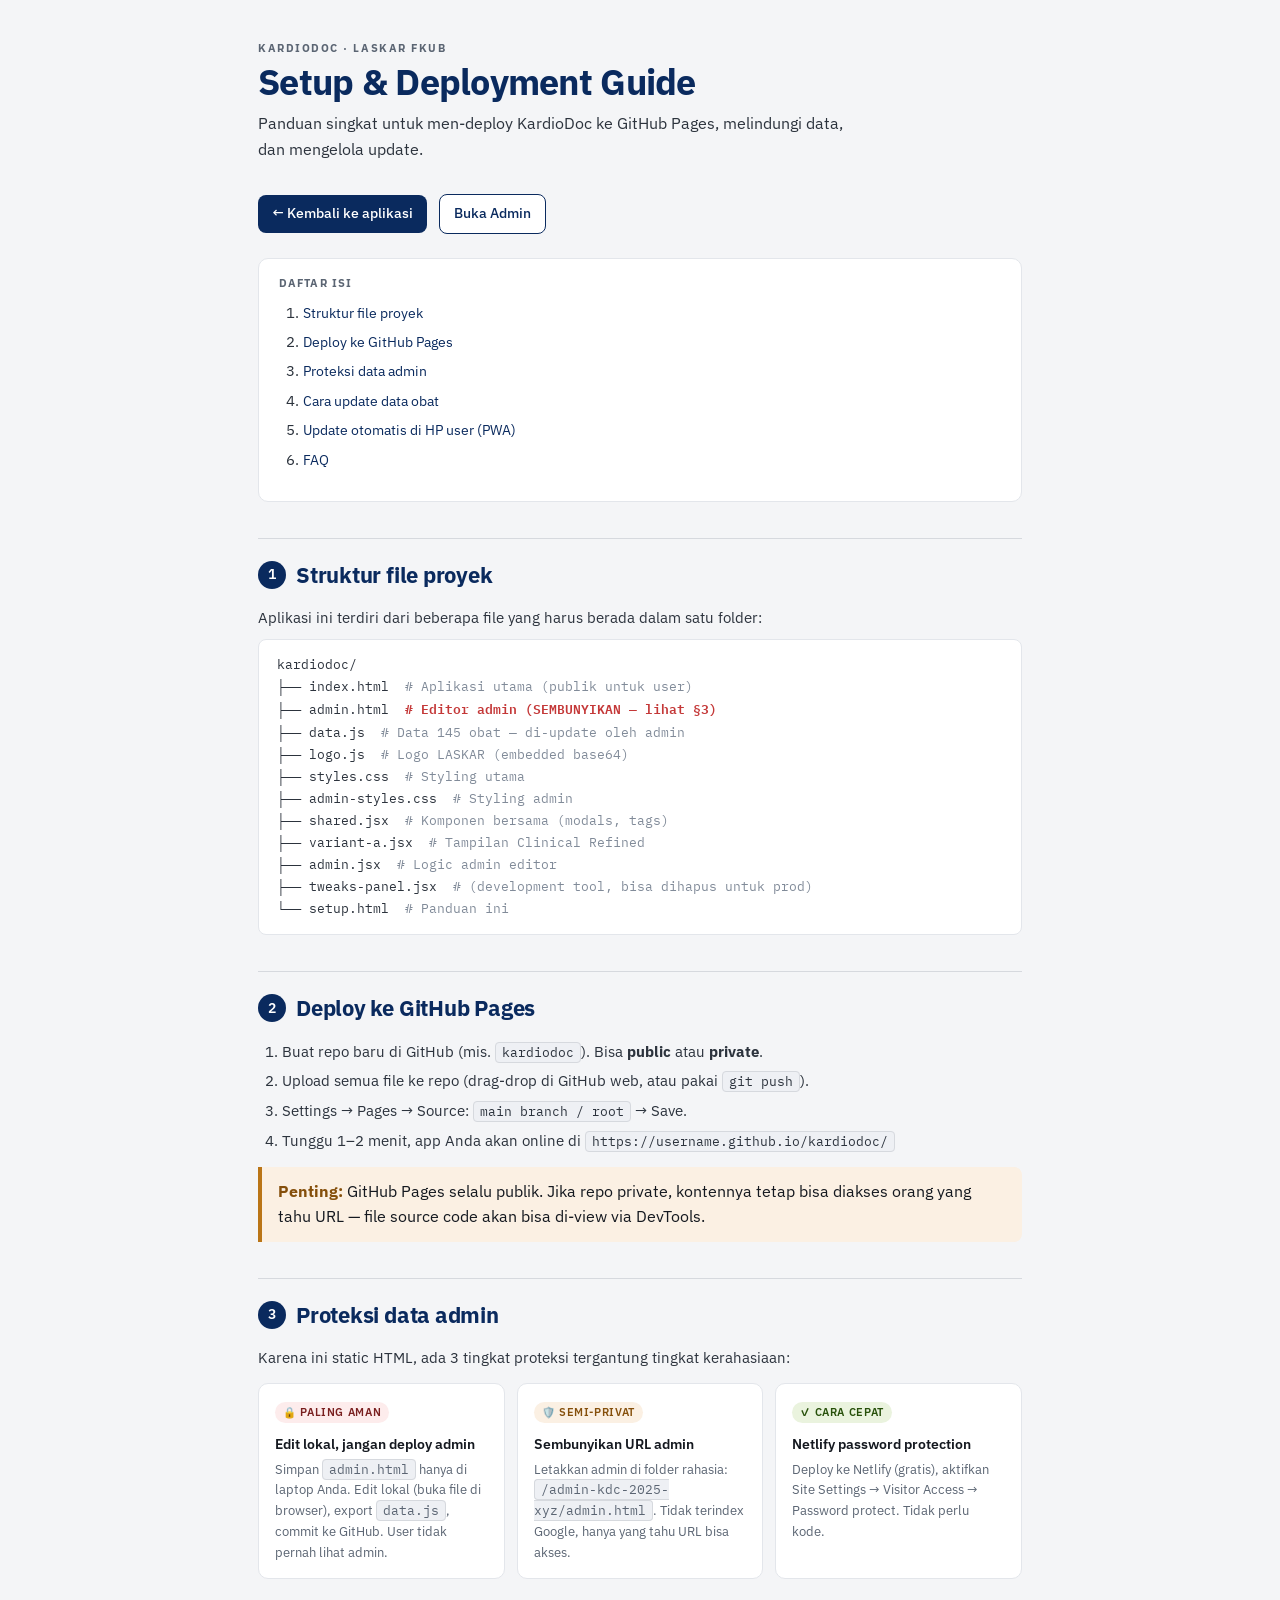
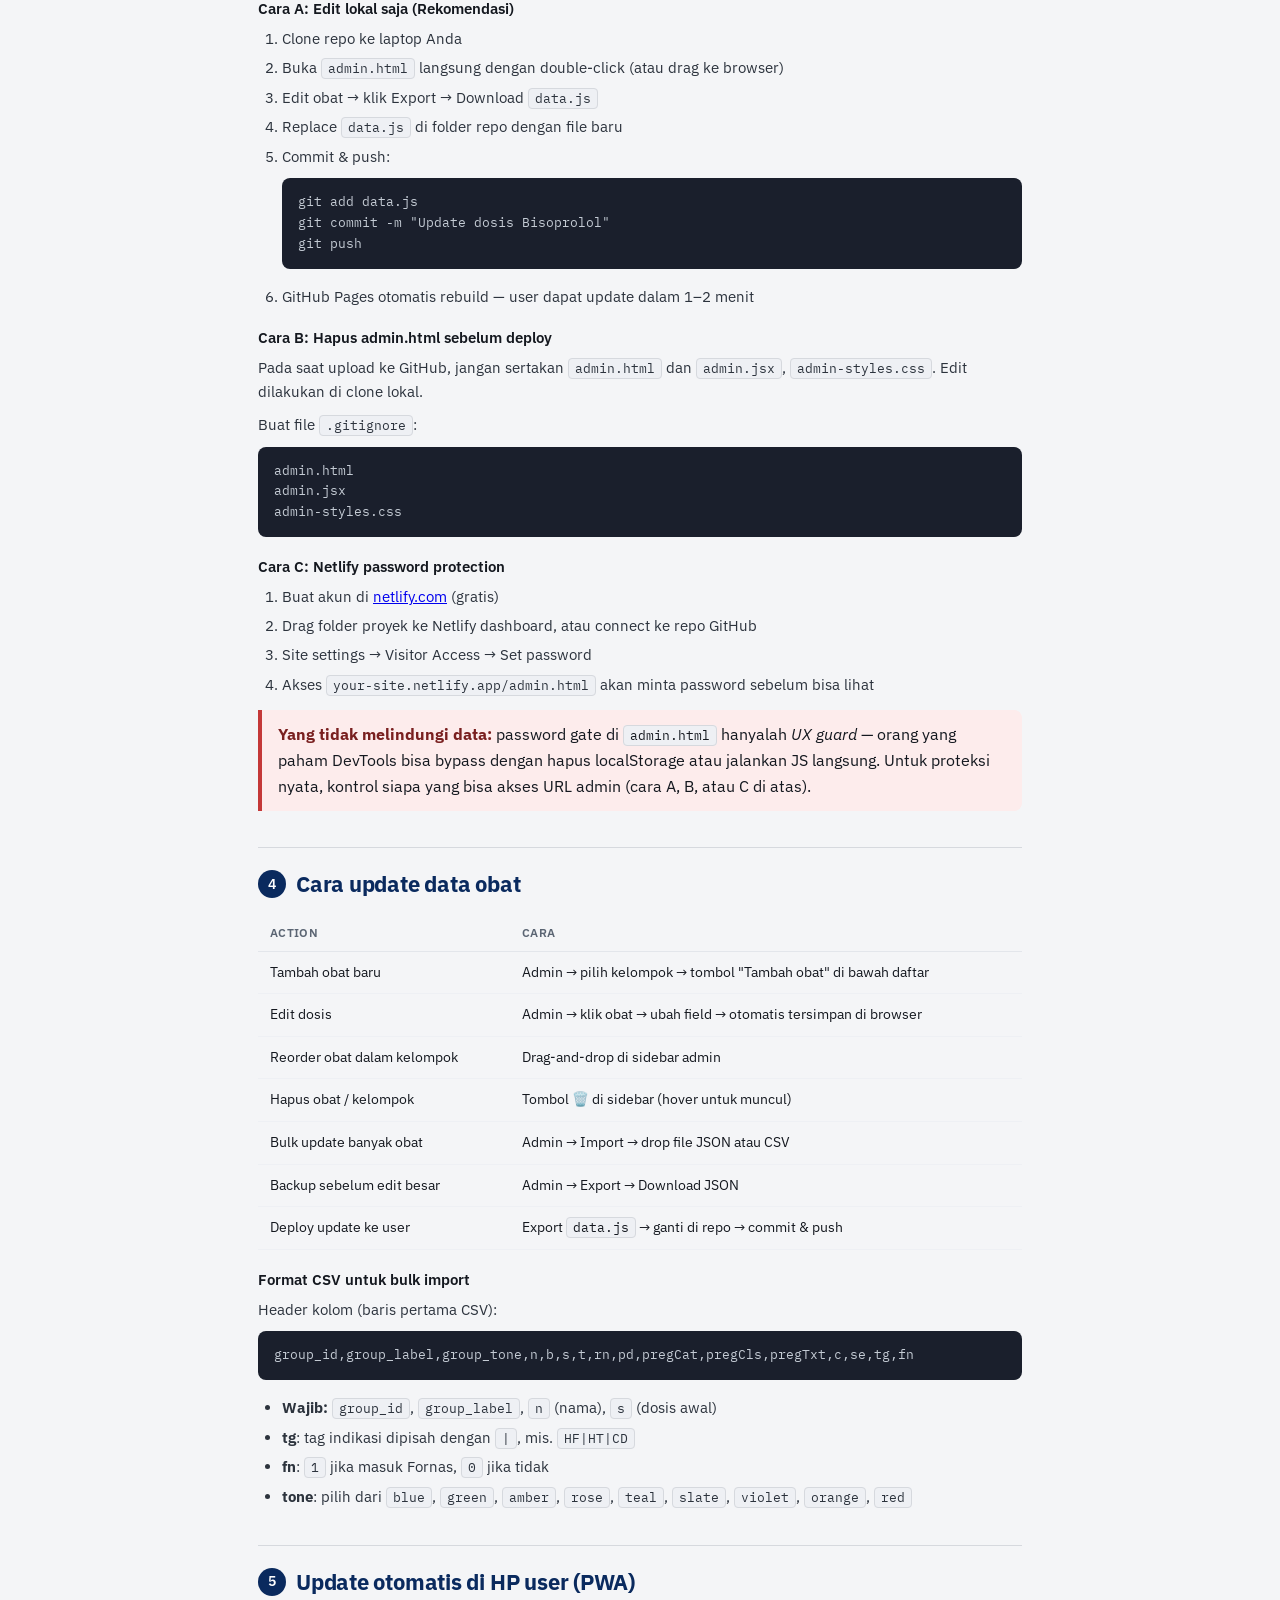
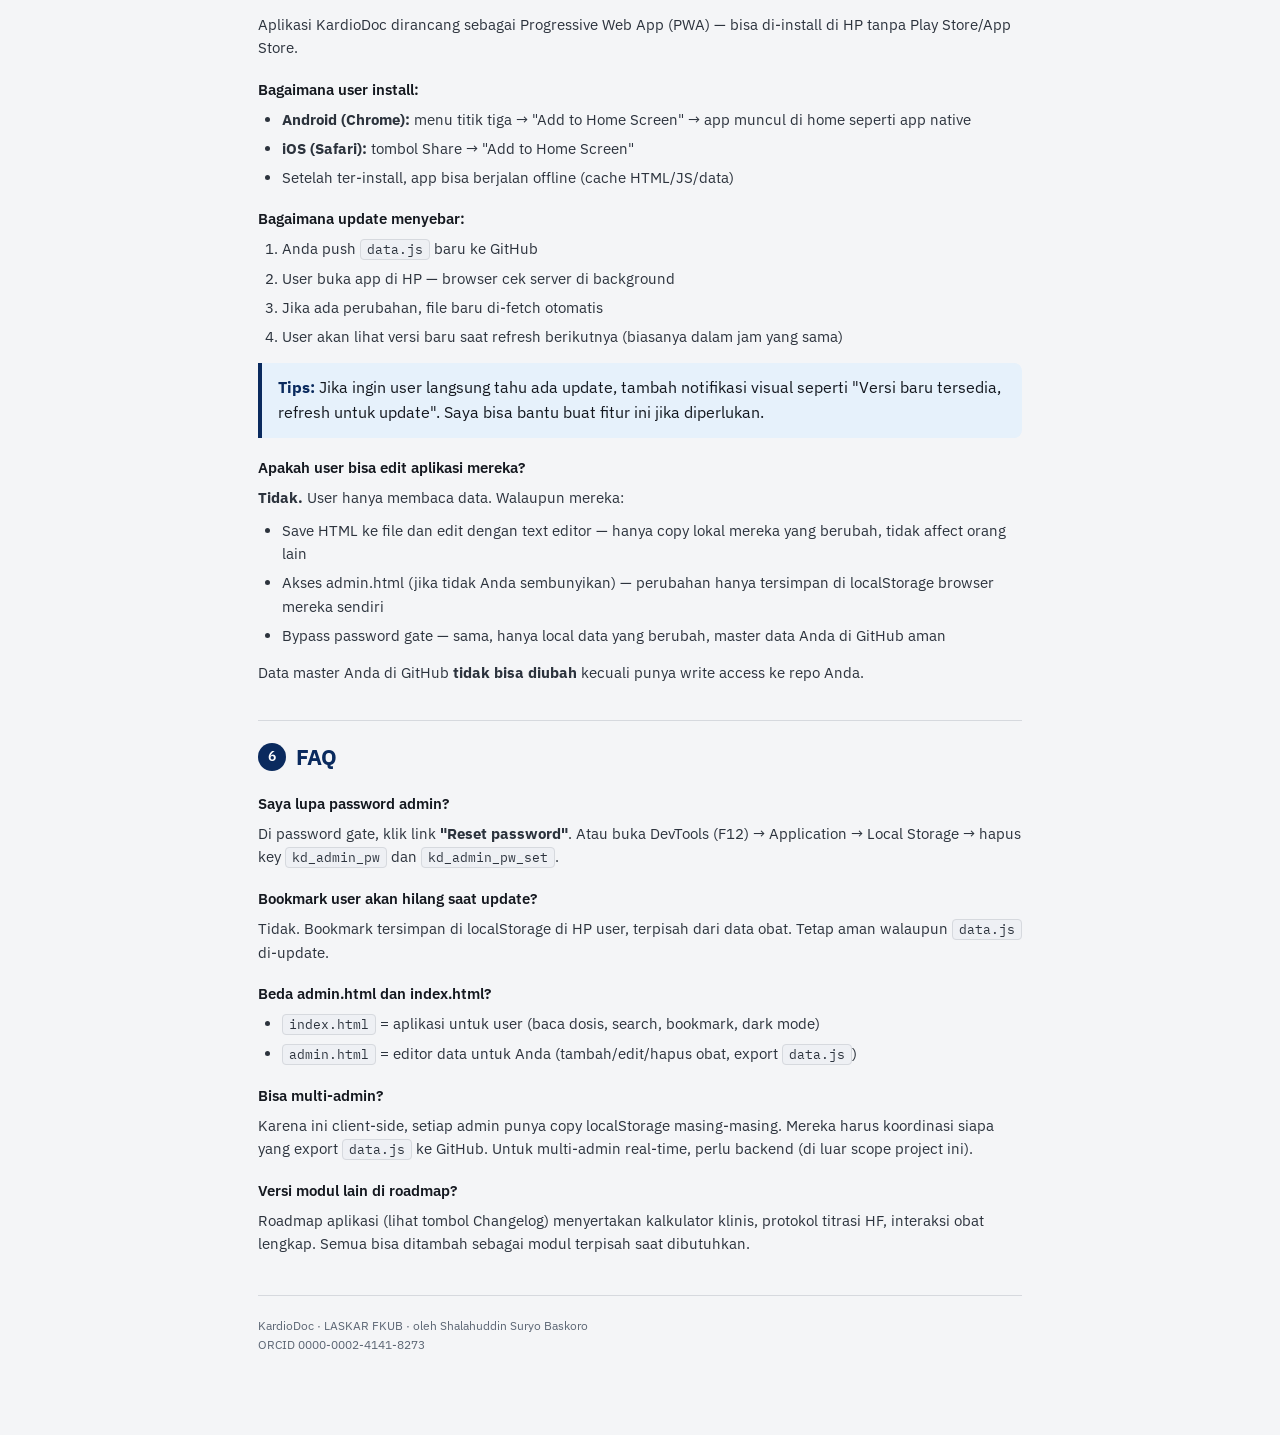
<file: setup.html>
<!DOCTYPE html>
<html lang="id">
<head>
<meta charset="UTF-8" />
<meta name="viewport" content="width=device-width, initial-scale=1.0" />
<title>KardioDoc — Setup & Deployment Guide</title>
<link href="https://fonts.googleapis.com/css2?family=IBM+Plex+Sans:wght@400;500;600;700&family=IBM+Plex+Mono:wght@400;500&display=swap" rel="stylesheet" />
<style>
* { box-sizing: border-box; margin: 0; padding: 0; }
html, body {
  font-family: 'IBM Plex Sans', -apple-system, sans-serif;
  background: #f4f5f7;
  color: #14181f;
  line-height: 1.6;
}
.wrap {
  max-width: 820px;
  margin: 0 auto;
  padding: 40px 28px 80px;
}
.eyebrow {
  font-size: 11px;
  font-weight: 700;
  letter-spacing: .14em;
  text-transform: uppercase;
  color: #5b6573;
}
h1 {
  font-size: 36px;
  font-weight: 700;
  color: #0a2a5e;
  letter-spacing: -0.02em;
  margin: 4px 0 10px;
  line-height: 1.1;
}
.lede {
  font-size: 16px;
  color: #2c333d;
  margin-bottom: 32px;
  max-width: 600px;
}
h2 {
  font-size: 22px;
  font-weight: 700;
  color: #0a2a5e;
  letter-spacing: -0.01em;
  margin: 36px 0 14px;
  padding-top: 18px;
  border-top: 1px solid #d6d9de;
  display: flex;
  align-items: center;
  gap: 10px;
}
h2 .num {
  display: inline-flex;
  width: 28px;
  height: 28px;
  border-radius: 50%;
  background: #0a2a5e;
  color: #fff;
  font-size: 14px;
  font-weight: 600;
  align-items: center;
  justify-content: center;
}
h3 {
  font-size: 15px;
  font-weight: 600;
  color: #14181f;
  margin: 18px 0 6px;
}
p { margin-bottom: 10px; color: #2c333d; font-size: 14.5px; }
ol, ul {
  padding-left: 24px;
  margin-bottom: 14px;
  color: #2c333d;
  font-size: 14.5px;
}
ol li, ul li { margin-bottom: 6px; }

code {
  font-family: 'IBM Plex Mono', monospace;
  font-size: 13px;
  background: #eef0f4;
  padding: 1px 6px;
  border-radius: 4px;
  border: 1px solid #d6d9de;
}
pre {
  background: #1a1f2c;
  color: #c4cbd4;
  padding: 14px 16px;
  border-radius: 8px;
  font-family: 'IBM Plex Mono', monospace;
  font-size: 13px;
  line-height: 1.6;
  overflow-x: auto;
  margin: 10px 0 16px;
}
pre code { background: none; border: none; color: inherit; padding: 0; }

.callout {
  border-left: 4px solid #0a2a5e;
  background: #e6f1fb;
  padding: 12px 16px;
  border-radius: 0 8px 8px 0;
  margin: 14px 0;
}
.callout.warn {
  border-left-color: #ba7517;
  background: #fbf0e3;
}
.callout.danger {
  border-left-color: #c43838;
  background: #fdecec;
}
.callout strong { color: #0a2a5e; }
.callout.warn strong { color: #854f0b; }
.callout.danger strong { color: #791f1f; }

.cards {
  display: grid;
  grid-template-columns: repeat(auto-fit, minmax(240px, 1fr));
  gap: 12px;
  margin: 14px 0;
}
.card {
  background: #fff;
  border: 1px solid #e3e6eb;
  border-radius: 10px;
  padding: 14px 16px;
}
.card-tag {
  display: inline-block;
  font-size: 10.5px;
  font-weight: 600;
  letter-spacing: .06em;
  text-transform: uppercase;
  padding: 2px 8px;
  border-radius: 999px;
  margin-bottom: 6px;
}
.card-tag.green { background: #eaf3de; color: #27500a; }
.card-tag.amber { background: #fbf0e3; color: #854f0b; }
.card-tag.red { background: #fdecec; color: #791f1f; }
.card h4 {
  font-size: 14px;
  font-weight: 600;
  color: #14181f;
  margin: 4px 0;
}
.card p { font-size: 13px; color: #5b6573; margin: 0; }

.filetree {
  font-family: 'IBM Plex Mono', monospace;
  background: #fff;
  border: 1px solid #e3e6eb;
  border-radius: 8px;
  padding: 14px 18px;
  font-size: 13px;
  line-height: 1.7;
  color: #2c333d;
  margin: 10px 0 16px;
}
.filetree .ann {
  color: #818b99;
  margin-left: 8px;
}
.filetree .crit {
  color: #c43838;
  font-weight: 600;
}

.toc {
  background: #fff;
  border: 1px solid #e3e6eb;
  border-radius: 10px;
  padding: 16px 20px;
  margin-bottom: 28px;
}
.toc-title {
  font-size: 11px;
  font-weight: 700;
  letter-spacing: .1em;
  text-transform: uppercase;
  color: #5b6573;
  margin-bottom: 8px;
}
.toc ol { padding-left: 24px; }
.toc a {
  color: #0a2a5e;
  text-decoration: none;
  font-size: 14px;
}
.toc a:hover { text-decoration: underline; }

.btn {
  display: inline-flex;
  align-items: center;
  gap: 6px;
  padding: 8px 14px;
  background: #0a2a5e;
  color: #fff;
  border-radius: 8px;
  text-decoration: none;
  font-size: 13.5px;
  font-weight: 500;
  margin-right: 8px;
}
.btn:hover { background: #143a78; }
.btn.outline {
  background: #fff;
  color: #0a2a5e;
  border: 1px solid #0a2a5e;
}

table {
  width: 100%;
  border-collapse: collapse;
  margin: 12px 0 18px;
  font-size: 13.5px;
}
table th {
  background: #f4f5f7;
  font-weight: 600;
  text-align: left;
  padding: 8px 12px;
  font-size: 12px;
  letter-spacing: .03em;
  text-transform: uppercase;
  color: #5b6573;
  border-bottom: 1px solid #e3e6eb;
}
table td {
  padding: 10px 12px;
  border-bottom: 1px solid #eef0f4;
  vertical-align: top;
}
</style>
</head>
<body>
<div class="wrap">
  <div class="eyebrow">KardioDoc · LASKAR FKUB</div>
  <h1>Setup & Deployment Guide</h1>
  <p class="lede">
    Panduan singkat untuk men-deploy KardioDoc ke GitHub Pages, melindungi data, dan mengelola update.
  </p>

  <div style="margin-bottom: 24px;">
    <a class="btn" href="index.html">← Kembali ke aplikasi</a>
    <a class="btn outline" href="admin.html">Buka Admin</a>
  </div>

  <div class="toc">
    <div class="toc-title">Daftar Isi</div>
    <ol>
      <li><a href="#struktur">Struktur file proyek</a></li>
      <li><a href="#deploy">Deploy ke GitHub Pages</a></li>
      <li><a href="#proteksi">Proteksi data admin</a></li>
      <li><a href="#update">Cara update data obat</a></li>
      <li><a href="#offline">Update otomatis di HP user (PWA)</a></li>
      <li><a href="#faq">FAQ</a></li>
    </ol>
  </div>

  <h2 id="struktur"><span class="num">1</span> Struktur file proyek</h2>
  <p>Aplikasi ini terdiri dari beberapa file yang harus berada dalam satu folder:</p>
  <div class="filetree">
kardiodoc/<br>
├── index.html         <span class="ann"># Aplikasi utama (publik untuk user)</span><br>
├── admin.html         <span class="ann crit"># Editor admin (SEMBUNYIKAN — lihat §3)</span><br>
├── data.js            <span class="ann"># Data 145 obat — di-update oleh admin</span><br>
├── logo.js            <span class="ann"># Logo LASKAR (embedded base64)</span><br>
├── styles.css         <span class="ann"># Styling utama</span><br>
├── admin-styles.css   <span class="ann"># Styling admin</span><br>
├── shared.jsx         <span class="ann"># Komponen bersama (modals, tags)</span><br>
├── variant-a.jsx      <span class="ann"># Tampilan Clinical Refined</span><br>
├── admin.jsx          <span class="ann"># Logic admin editor</span><br>
├── tweaks-panel.jsx   <span class="ann"># (development tool, bisa dihapus untuk prod)</span><br>
└── setup.html         <span class="ann"># Panduan ini</span><br>
  </div>

  <h2 id="deploy"><span class="num">2</span> Deploy ke GitHub Pages</h2>
  <ol>
    <li>Buat repo baru di GitHub (mis. <code>kardiodoc</code>). Bisa <strong>public</strong> atau <strong>private</strong>.</li>
    <li>Upload semua file ke repo (drag-drop di GitHub web, atau pakai <code>git push</code>).</li>
    <li>Settings → Pages → Source: <code>main branch / root</code> → Save.</li>
    <li>Tunggu 1–2 menit, app Anda akan online di <code>https://username.github.io/kardiodoc/</code></li>
  </ol>

  <div class="callout warn">
    <strong>Penting:</strong> GitHub Pages selalu publik. Jika repo private, kontennya tetap bisa diakses orang yang tahu URL — file source code akan bisa di-view via DevTools.
  </div>

  <h2 id="proteksi"><span class="num">3</span> Proteksi data admin</h2>
  <p>Karena ini static HTML, ada 3 tingkat proteksi tergantung tingkat kerahasiaan:</p>

  <div class="cards">
    <div class="card">
      <div class="card-tag red">🔒 Paling aman</div>
      <h4>Edit lokal, jangan deploy admin</h4>
      <p>Simpan <code>admin.html</code> hanya di laptop Anda. Edit lokal (buka file di browser), export <code>data.js</code>, commit ke GitHub. User tidak pernah lihat admin.</p>
    </div>
    <div class="card">
      <div class="card-tag amber">🛡️ Semi-privat</div>
      <h4>Sembunyikan URL admin</h4>
      <p>Letakkan admin di folder rahasia: <code>/admin-kdc-2025-xyz/admin.html</code>. Tidak terindex Google, hanya yang tahu URL bisa akses.</p>
    </div>
    <div class="card">
      <div class="card-tag green">✓ Cara cepat</div>
      <h4>Netlify password protection</h4>
      <p>Deploy ke Netlify (gratis), aktifkan Site Settings → Visitor Access → Password protect. Tidak perlu kode.</p>
    </div>
  </div>

  <h3>Cara A: Edit lokal saja (Rekomendasi)</h3>
  <ol>
    <li>Clone repo ke laptop Anda</li>
    <li>Buka <code>admin.html</code> langsung dengan double-click (atau drag ke browser)</li>
    <li>Edit obat → klik Export → Download <code>data.js</code></li>
    <li>Replace <code>data.js</code> di folder repo dengan file baru</li>
    <li>Commit & push:
      <pre><code>git add data.js
git commit -m "Update dosis Bisoprolol"
git push</code></pre>
    </li>
    <li>GitHub Pages otomatis rebuild — user dapat update dalam 1–2 menit</li>
  </ol>

  <h3>Cara B: Hapus admin.html sebelum deploy</h3>
  <p>Pada saat upload ke GitHub, jangan sertakan <code>admin.html</code> dan <code>admin.jsx</code>, <code>admin-styles.css</code>. Edit dilakukan di clone lokal.</p>
  <p>Buat file <code>.gitignore</code>:</p>
  <pre><code>admin.html
admin.jsx
admin-styles.css</code></pre>

  <h3>Cara C: Netlify password protection</h3>
  <ol>
    <li>Buat akun di <a href="https://netlify.com" target="_blank">netlify.com</a> (gratis)</li>
    <li>Drag folder proyek ke Netlify dashboard, atau connect ke repo GitHub</li>
    <li>Site settings → Visitor Access → Set password</li>
    <li>Akses <code>your-site.netlify.app/admin.html</code> akan minta password sebelum bisa lihat</li>
  </ol>

  <div class="callout danger">
    <strong>Yang tidak melindungi data:</strong> password gate di <code>admin.html</code> hanyalah <em>UX guard</em> — orang yang paham DevTools bisa bypass dengan hapus localStorage atau jalankan JS langsung. Untuk proteksi nyata, kontrol siapa yang bisa akses URL admin (cara A, B, atau C di atas).
  </div>

  <h2 id="update"><span class="num">4</span> Cara update data obat</h2>
  <table>
    <tr>
      <th>Action</th>
      <th>Cara</th>
    </tr>
    <tr>
      <td>Tambah obat baru</td>
      <td>Admin → pilih kelompok → tombol "Tambah obat" di bawah daftar</td>
    </tr>
    <tr>
      <td>Edit dosis</td>
      <td>Admin → klik obat → ubah field → otomatis tersimpan di browser</td>
    </tr>
    <tr>
      <td>Reorder obat dalam kelompok</td>
      <td>Drag-and-drop di sidebar admin</td>
    </tr>
    <tr>
      <td>Hapus obat / kelompok</td>
      <td>Tombol 🗑️ di sidebar (hover untuk muncul)</td>
    </tr>
    <tr>
      <td>Bulk update banyak obat</td>
      <td>Admin → Import → drop file JSON atau CSV</td>
    </tr>
    <tr>
      <td>Backup sebelum edit besar</td>
      <td>Admin → Export → Download JSON</td>
    </tr>
    <tr>
      <td>Deploy update ke user</td>
      <td>Export <code>data.js</code> → ganti di repo → commit & push</td>
    </tr>
  </table>

  <h3>Format CSV untuk bulk import</h3>
  <p>Header kolom (baris pertama CSV):</p>
  <pre><code>group_id,group_label,group_tone,n,b,s,t,rn,pd,pregCat,pregCls,pregTxt,c,se,tg,fn</code></pre>
  <ul>
    <li><strong>Wajib:</strong> <code>group_id</code>, <code>group_label</code>, <code>n</code> (nama), <code>s</code> (dosis awal)</li>
    <li><strong>tg</strong>: tag indikasi dipisah dengan <code>|</code>, mis. <code>HF|HT|CD</code></li>
    <li><strong>fn</strong>: <code>1</code> jika masuk Fornas, <code>0</code> jika tidak</li>
    <li><strong>tone</strong>: pilih dari <code>blue</code>, <code>green</code>, <code>amber</code>, <code>rose</code>, <code>teal</code>, <code>slate</code>, <code>violet</code>, <code>orange</code>, <code>red</code></li>
  </ul>

  <h2 id="offline"><span class="num">5</span> Update otomatis di HP user (PWA)</h2>
  <p>Aplikasi KardioDoc dirancang sebagai Progressive Web App (PWA) — bisa di-install di HP tanpa Play Store/App Store.</p>

  <h3>Bagaimana user install:</h3>
  <ul>
    <li><strong>Android (Chrome):</strong> menu titik tiga → "Add to Home Screen" → app muncul di home seperti app native</li>
    <li><strong>iOS (Safari):</strong> tombol Share → "Add to Home Screen"</li>
    <li>Setelah ter-install, app bisa berjalan offline (cache HTML/JS/data)</li>
  </ul>

  <h3>Bagaimana update menyebar:</h3>
  <ol>
    <li>Anda push <code>data.js</code> baru ke GitHub</li>
    <li>User buka app di HP — browser cek server di background</li>
    <li>Jika ada perubahan, file baru di-fetch otomatis</li>
    <li>User akan lihat versi baru saat refresh berikutnya (biasanya dalam jam yang sama)</li>
  </ol>

  <div class="callout">
    <strong>Tips:</strong> Jika ingin user langsung tahu ada update, tambah notifikasi visual seperti "Versi baru tersedia, refresh untuk update". Saya bisa bantu buat fitur ini jika diperlukan.
  </div>

  <h3>Apakah user bisa edit aplikasi mereka?</h3>
  <p><strong>Tidak.</strong> User hanya membaca data. Walaupun mereka:</p>
  <ul>
    <li>Save HTML ke file dan edit dengan text editor — hanya copy lokal mereka yang berubah, tidak affect orang lain</li>
    <li>Akses admin.html (jika tidak Anda sembunyikan) — perubahan hanya tersimpan di localStorage browser mereka sendiri</li>
    <li>Bypass password gate — sama, hanya local data yang berubah, master data Anda di GitHub aman</li>
  </ul>
  <p>Data master Anda di GitHub <strong>tidak bisa diubah</strong> kecuali punya write access ke repo Anda.</p>

  <h2 id="faq"><span class="num">6</span> FAQ</h2>

  <h3>Saya lupa password admin?</h3>
  <p>Di password gate, klik link <strong>"Reset password"</strong>. Atau buka DevTools (F12) → Application → Local Storage → hapus key <code>kd_admin_pw</code> dan <code>kd_admin_pw_set</code>.</p>

  <h3>Bookmark user akan hilang saat update?</h3>
  <p>Tidak. Bookmark tersimpan di localStorage di HP user, terpisah dari data obat. Tetap aman walaupun <code>data.js</code> di-update.</p>

  <h3>Beda admin.html dan index.html?</h3>
  <ul>
    <li><code>index.html</code> = aplikasi untuk user (baca dosis, search, bookmark, dark mode)</li>
    <li><code>admin.html</code> = editor data untuk Anda (tambah/edit/hapus obat, export <code>data.js</code>)</li>
  </ul>

  <h3>Bisa multi-admin?</h3>
  <p>Karena ini client-side, setiap admin punya copy localStorage masing-masing. Mereka harus koordinasi siapa yang export <code>data.js</code> ke GitHub. Untuk multi-admin real-time, perlu backend (di luar scope project ini).</p>

  <h3>Versi modul lain di roadmap?</h3>
  <p>Roadmap aplikasi (lihat tombol Changelog) menyertakan kalkulator klinis, protokol titrasi HF, interaksi obat lengkap. Semua bisa ditambah sebagai modul terpisah saat dibutuhkan.</p>

  <div style="margin-top: 40px; padding-top: 20px; border-top: 1px solid #d6d9de; color: #5b6573; font-size: 12px;">
    KardioDoc · LASKAR FKUB · oleh Shalahuddin Suryo Baskoro<br>
    ORCID 0000-0002-4141-8273
  </div>
</div>
</body>
</html>
</file>
